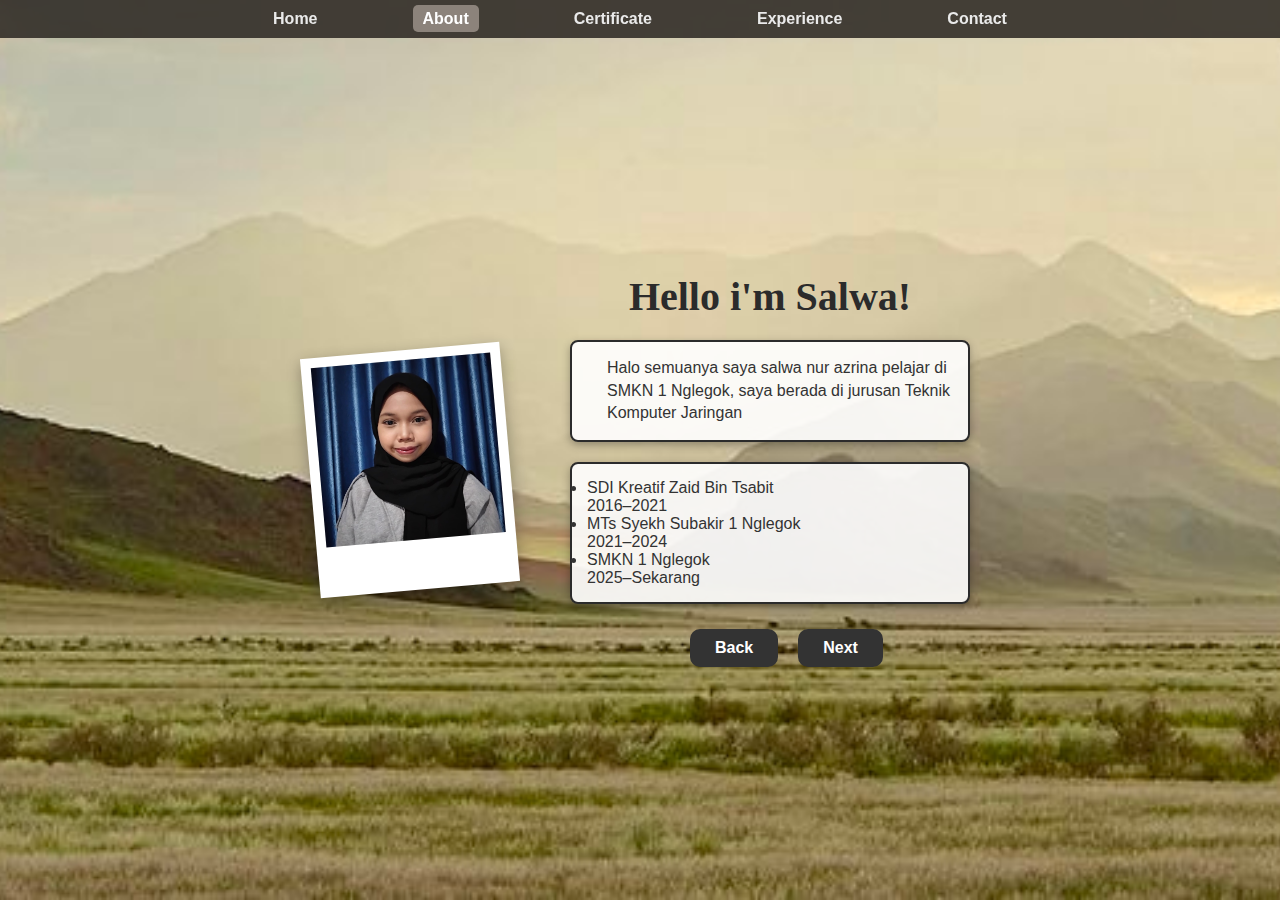
<file: about.html>
<!DOCTYPE html>
<html lang="id">
<head>
  <meta charset="UTF-8">
  <meta name="viewport" content="width=device-width, initial-scale=1.0">
  <title>About Me - Salwa Nur Azrina</title>
  <link rel="stylesheet" href="style.css">
</head>
<body>
  <nav class="navbar">
    <ul>
      <li><a href="home.html">Home</a></li>
      <li><a href="about.html" class="active">About</a></li>
      <li><a href="certificate.html">Certificate</a></li>
      <li><a href="experience.html">Experience</a></li>
      <li><a href="contact.html">Contact</a></li>
    </ul>
  </nav>

  <div class="content">
    <div class="photo-frame">
      <div class="photo"><img src="photo1.jpeg"></div>
    </div>

    <div class="about-section">
      <h1>Hello i'm Salwa!</h1>
      <div class="text-box">
        <p>
          Halo semuanya saya salwa nur azrina pelajar di SMKN 1 Nglegok,
          saya berada di jurusan Teknik Komputer Jaringan
        </p>
      </div>
    
    <div class="education-section">
      <div class="text-box">
      <ul>
        <li>SDI Kreatif Zaid Bin Tsabit <br><span>2016–2021</span></li>
        <li>MTs Syekh Subakir 1 Nglegok <br><span>2021–2024</span></li>
        <li>SMKN 1 Nglegok <br><span>2025–Sekarang</span></li>
      </ul>
    </div>

      <div class="buttons">
        <button id="backBtn">Back</button>
        <button id="nextBtn">Next</button>
      </div>
    </div>
  </div>

  <script src="script.js"></script>
</body>
</html>
</file>
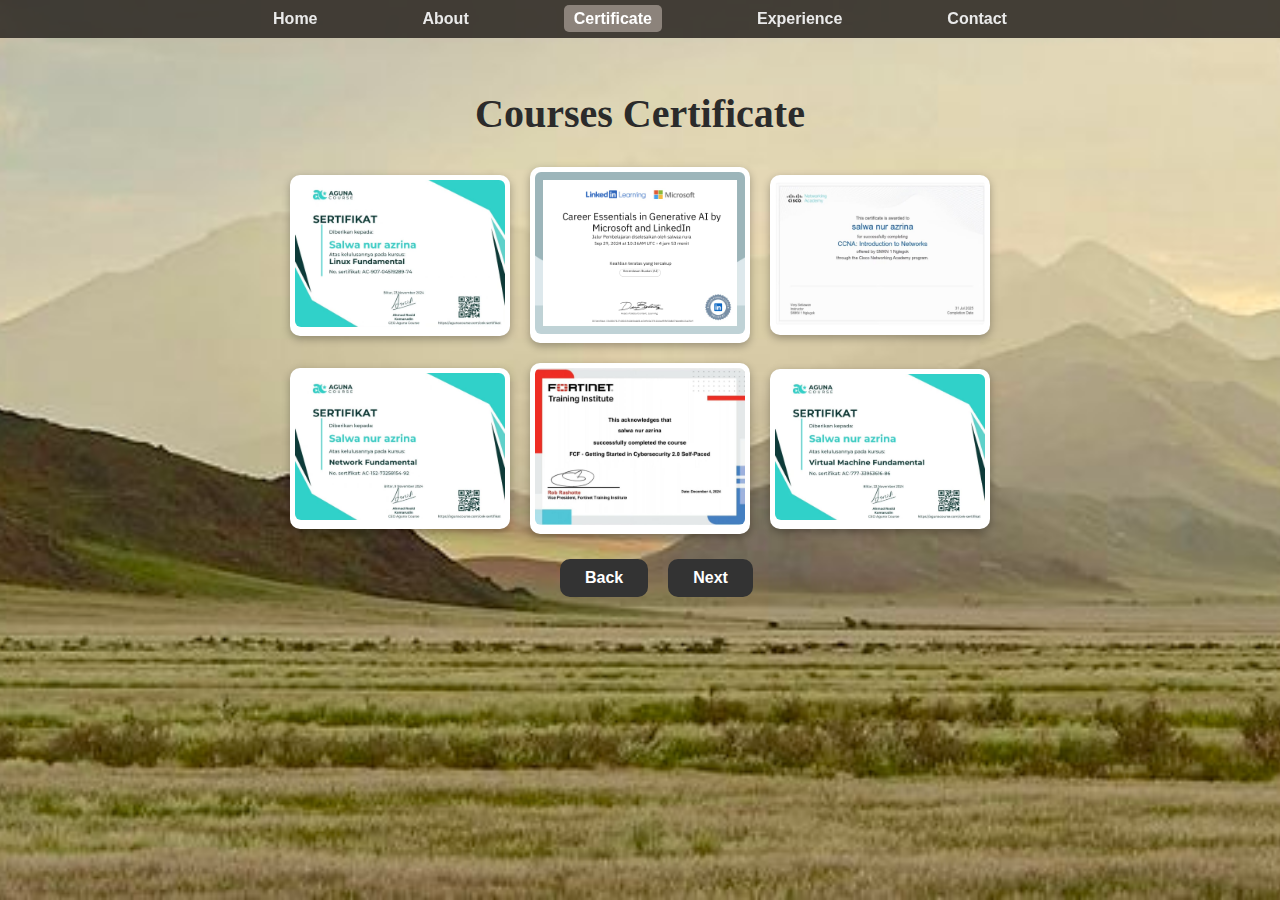
<file: certificate.html>
<!DOCTYPE html>
<html lang="id">
<head>
  <meta charset="UTF-8">
  <meta name="viewport" content="width=device-width, initial-scale=1.0">
  <title>Certificate - Salwa Nur Azrina</title>
  <link rel="stylesheet" href="style.css">
</head>
<body>
  <nav class="navbar">
    <ul>
      <li><a href="index.html">Home</a></li>
      <li><a href="about.html">About</a></li>
      <li><a href="certificate.html" class="active">Certificate</a></li>
      <li><a href="experience.html">Experience</a></li>
      <li><a href="contact.html">Contact</a></li>
    </ul>
  </nav>

  <div class="certificate-container">
    <h1>Courses Certificate</h1>
    <div class="cert-grid">
      <div class="cert-card"><img src="sertif2.jpg" alt="Sertifikat 1"></div>
      <div class="cert-card"><img src="sertif1.jpg" alt="Sertifikat 2"></div>
      <div class="cert-card"><img src="sertif7.jpeg" alt="Sertifikat 3"></div>
      <div class="cert-card"><img src="sertif4.jpg" alt="Sertifikat 4"></div>
      <div class="cert-card"><img src="sertif5.jpg" alt="Sertifikat 5"></div>
      <div class="cert-card"><img src="sertif3.jpg" alt="Sertifikat "></div>
    </div>

    <div class="buttons">
      <button id="backBtn">Back</button>
      <button id="nextBtn">Next</button>
    </div>
  </div>

  <script src="script.js"></script>
</body>
</html>
</file>
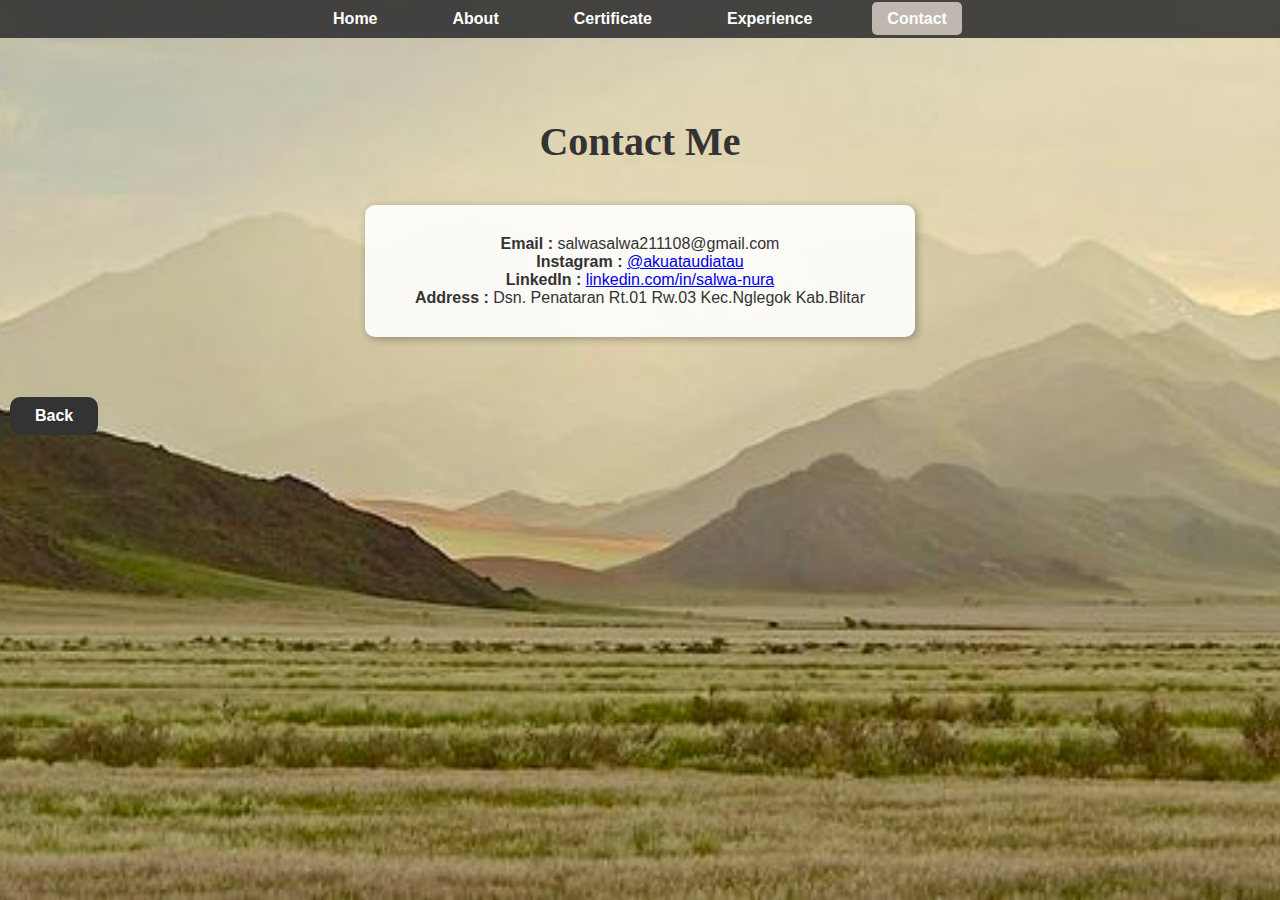
<file: contact.html>
<!DOCTYPE html>
<html lang="en">
<head>
    <meta charset="UTF-8">
    <meta name="viewport" content="width=device-width, initial-scale=1.0">
    <title>Contact Me</title>
    <link rel="stylesheet" href="style.css">
</head>
<body>
    <div class="container">
        <header>
            <nav>
                <ul>
                    <li><a href="index.html">Home</a></li>
                    <li><a href="about.html">About</a></li>
                    <li><a href="certificate.html">Certificate</a></li>
                    <li><a href="experience.html">Experience</a></li>
                    <li><a href="contact.html" class="active">Contact</a></li>
                </ul>
            </nav>
        </header>

        <main>
         <h1>Contact Me</h1>
            <div class="contact-box">
             <p><b>Email :</b> salwasalwa211108@gmail.com</p>
             <p><b>Instagram :</b> <a href="https://instagram.com/akuataudiatau" target="_blank">@akuataudiatau</a></p>
             <p><b>LinkedIn :</b> <a href="https://www.linkedin.com/in/salwa-nura" target="_blank">linkedin.com/in/salwa-nura</a></p>
             <p><b>Address :</b> Dsn. Penataran Rt.01 Rw.03 Kec.Nglegok Kab.Blitar</p>
            </div>
        </main>


            <div class="button-box">
                <button id="backBtn">Back</button>
            </div>
    </div>
    <script src="script.js"></script>
</body>
</html>
</file>
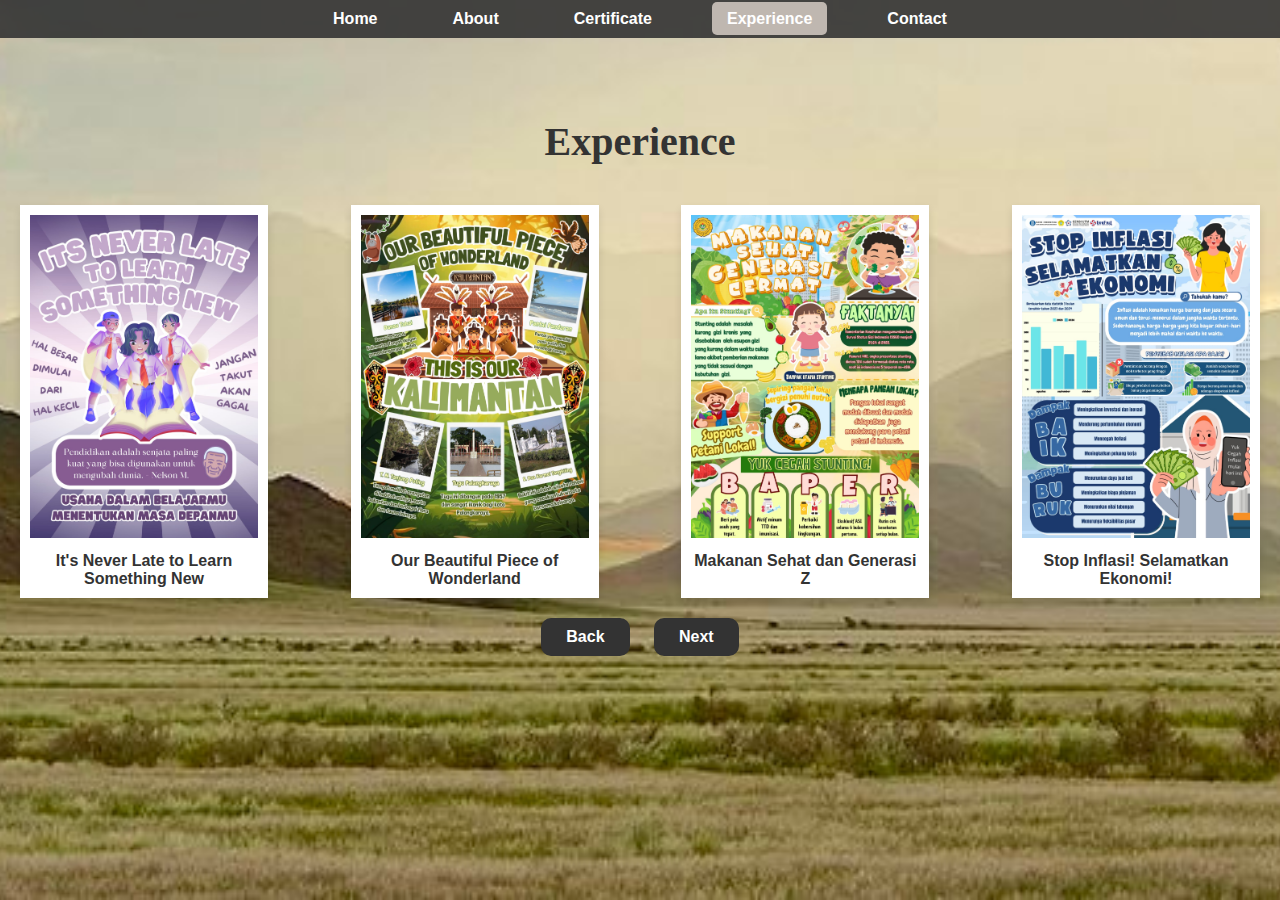
<file: experience.html>
<!DOCTYPE html>
<html lang="en">
<head>
    <meta charset="UTF-8">
    <meta name="viewport" content="width=device-width, initial-scale=1.0">
    <title>Experience</title>
    <link rel="stylesheet" href="style.css">
</head>
<body>
    <div class="container">
        <header>
            <nav>
                <ul>
                    <li><a href="index.html">Home</a></li>
                    <li><a href="about.html">About</a></li>
                    <li><a href="certificate.html">Certificate</a></li>
                    <li><a href="experience.html" class="active">Experience</a></li>
                    <li><a href="contact.html">Contact</a></li>
                </ul>
            </nav>
        </header>

        <main>
            <section class="experience">
                <h1>Experience</h1>
                <div class="card-container">
                    <div class="card">
                        <img src="post1.jpg" alt="Experience 1">
                        <p>It's Never Late to Learn Something New</p>
                    </div>
                    <div class="card">
                        <img src="post2.jpg" alt="Experience 2">
                        <p>Our Beautiful Piece of Wonderland</p>
                    </div>
                    <div class="card">
                        <img src="post3.jpg" alt="Experience 3">
                        <p>Makanan Sehat dan Generasi Z</p>
                    </div>
                    <div class="card">
                        <img src="post4.jpg" alt="Experience 4">
                        <p>Stop Inflasi! Selamatkan Ekonomi!</p>
                    </div>
                </div>
                <div class="navigation-buttons">
                    <button id="backBtn">Back</button>
                    <button id="nextBtn">Next</button>
                </div>
            </section>
        </main>
    </div>
    
    <script src="script.js"></script>
</body>
</html>
</file>
<file: style.css>
@import url('https://fonts.googleapis.com/css2?family=Creepster&family=Poetsen+One&display=swap');

body {
  margin: 0;
  padding: 0;
  overflow: hidden;
  background: url('bg1.jpg') center/cover no-repeat;
  height: 100vh;
  font-family: 'Poetsen One', sans-serif;
  color: #2b2b2b;
}

/* Navigasi */
.navbar {
  background: rgba(50, 45, 40, 0.9);
  padding: 10px 0;
  position: fixed;
  width: 100%;
  top: 0;
  text-align: center;
  z-index: 10;
}

.navbar ul {
  list-style: none;
  margin: 0;
  padding: 0;
}

.navbar li {
  display: inline-block;
  margin: 0 20px;
}

.navbar a {
  color: #eaeaea;
  text-decoration: none;
  font-size: 1em;
  transition: 0.3s;
  padding: 5px 10px;
  border-radius: 6px;
}

.navbar a:hover,
.navbar a.active {
  background: #8c837b;
  color: white;
}

/* Isi utama */
.content {
  display: flex;
  justify-content: center;
  align-items: center;
  height: 100vh;
  gap: 60px;
  padding-top: 40px;
  box-sizing: border-box;
}

/* Bingkai foto */
.photo-frame {
  width: 300px;
  height: 340px;
  background: white;
  padding: 10px;
  transform: rotate(-5deg);
  box-shadow: 0 5px 15px rgba(0,0,0,0.3);
}

.photo img {
  width: 100%;
  height: 180px;
  background-color: lightgray; 
}


/* Teks */
.text h1 {
  font-family: 'irish grover';
  font-size: 4em;
  color: #2b2b2b;
  margin: 0;
}

.text h2, .text h3 {
  font-family: 'irish grover';
  font-size: 2em;
  color: #2b2b2b;
  margin: 5px 0;
}

.text button {
  margin-top: 20px;
  background: white;
  color: black;
  font-weight: bold;
  border: none;
  border-radius: 20px;
  padding: 8px 20px;
  cursor: pointer;
  transition: 0.3s;
}

.text button:hover {
  background: #2b2b2b;
  color: white;
}

/* Responsif */
@media (max-width: 768px) {
  .content {
    flex-direction: column;
    gap: 30px;
  }
}

@import url('https://fonts.googleapis.com/css2?family=Creepster&family=Poetsen+One&display=swap');

body {
  margin: 0;
  padding: 0;
  overflow: hidden;
  background: url('download\ \(1\).jpg') center/cover no-repeat;
  height: 100vh;
  font-family: 'Poetsen One', sans-serif;
  color: #2b2b2b;
}

/* Navigasi */
.navbar {
  background: rgba(50, 45, 40, 0.9);
  padding: 10px 0;
  position: fixed;
  width: 100%;
  top: 0;
  text-align: center;
  z-index: 10;
}

.navbar ul {
  list-style: none;
  margin: 0;
  padding: 0;
}

.navbar li {
  display: inline-block;
  margin: 0 20px;
}

.navbar a {
  color: #eaeaea;
  text-decoration: none;
  font-size: 1em;
  transition: 0.3s;
  padding: 5px 10px;
  border-radius: 6px;
}

.navbar a:hover,
.navbar a.active {
  background: #8c837b;
  color: white;
}

/* Isi utama */
.content {
  display: flex;
  justify-content: center;
  align-items: center;
  height: 100vh;
  gap: 60px;
  padding-top: 40px;
  box-sizing: border-box;
}

/* Bingkai foto */
.photo-frame {
  width: 200px;
  height: 240px;
  background: white;
  padding: 10px;
  transform: rotate(-5deg);
  box-shadow: 0 5px 15px rgba(0,0,0,0.3);
}

.photo-img {
  width: 100%;
  height: 180px;
  background: lightgray;
}

/* About section */
.about-section {
  width: 400px;
}

.about-section h1 {
  font-family: 'irish grover';
  font-size: 2.5em;
  color: #2b2b2b;
  margin: 0 0 15px 0;
}

.text-box {
  background: rgba(255,255,255,0.9);
  padding: 15px;
  border-radius: 8px;
  border: 2px solid #2b2b2b;
  box-shadow: 0 3px 8px rgba(0,0,0,0.3);
  text-align: left;
  margin-bottom: 20px;
}

.text-box p {
  margin: 0;
  font-size: 1em;
  line-height: 1.4;
}

.text-box {
  background: rgba(255,255,255,0.9);
  padding: 15px;
  border-radius: 8px;
  border: 2px solid #2b2b2b;
  box-shadow: 0 3px 8px rgba(0,0,0,0.3);
  margin-top: 20px;
}

.text-box p {
  margin: 0;
  font-size: 1em;
  line-height: 1.4;
  padding-left: 20px;
}

.buttons {
  margin-top: 20px;
  display: flex;
  justify-content: space-between;
  width: 150px;
}

button {
  background: white;
  color: black;
  font-weight: bold;
  border: none;
  border-radius: 20px;
  padding: 8px 20px;
  cursor: pointer;
  transition: 0.3s;
}

button:hover {
  background: #2b2b2b;
  color: white;
}

/* Responsif */
@media (max-width: 768px) {
  .content {
    flex-direction: column;
    gap: 30px;
  }

  .about-section {
    width: 80%;
  }
}


@import url('https://fonts.googleapis.com/css2?family=Creepster&family=Poetsen+One&display=swap');

body {
  margin: 0;
  padding: 0;
  overflow: hidden;
  background: url('download.jpg') center/cover no-repeat;
  height: 100vh;
  font-family: 'Poetsen One', sans-serif;
  color: #2b2b2b;
}

/* Navigasi */
.navbar {
  background: rgba(50, 45, 40, 0.9);
  padding: 10px 0;
  position: fixed;
  width: 100%;
  top: 0;
  text-align: center;
  z-index: 10;
}

.navbar ul {
  list-style: none;
  margin: 0;
  padding: 0;
}

.navbar li {
  display: inline-block;
  margin: 0 20px;
}

.navbar a {
  color: #eaeaea;
  text-decoration: none;
  font-size: 1em;
  transition: 0.3s;
  padding: 5px 10px;
  border-radius: 6px;
}

.navbar a:hover,
.navbar a.active {
  background: #8c837b;
  color: white;
}

/* Halaman Certificate */
.certificate-container {
  text-align: center;
  padding-top: 90px;
}

.certificate-container h1 {
  font-family: 'irish grover' ;
  font-size: 2.5em;
  color: #2b2b2b;
  margin-bottom: 30px;
}

/* Grid sertifikat */
.cert-grid {
  display: grid;
  grid-template-columns: repeat(3, 220px);
  gap: 20px;
  justify-content: center;
  align-items: center;
  margin: 0 auto;
  width: 100%;
}

.cert-card {
  background: white;
  border-radius: 10px;
  padding: 5px;
  box-shadow: 0 3px 8px rgba(0,0,0,0.3);
  transition: transform 0.3s;
}

.cert-card img {
  width: 100%;
  border-radius: 6px;
}

.cert-card:hover {
  transform: scale(1.05);
}

/* Tombol navigasi */
.buttons {
  margin-top: 25px;
  display: flex;
  justify-content: space-between;
  width: 180px;
  margin-left: auto;
  margin-right: auto;
}

button {
  background: white;
  color: black;
  font-weight: bold;
  border: none;
  border-radius: 20px;
  padding: 8px 20px;
  cursor: pointer;
  transition: 0.3s;
}

button:hover {
  background: #2b2b2b;
  color: white;
}

/* Responsif */
@media (max-width: 900px) {
  .cert-grid {
    grid-template-columns: repeat(2, 180px);
    gap: 15px;
  }
}

@media (max-width: 600px) {
  .cert-grid {
    grid-template-columns: repeat(1, 250px);
  }
}

* {
    margin: 0;
    padding: 0;
    box-sizing: border-box;
}

body {
    font-family: Arial, sans-serif;
    background-color: #f4f4f9;
}

.container {
    width: 100%;
    margin: 0 auto;
    padding: 20px;
}

header {
    background-color: #333;
    color: white;
    padding: 10px 0;
    text-align: center;
}

nav ul {
    list-style: none;
    display: flex;
    justify-content: center;
    gap: 20px;
}

nav ul li {
    display: inline;
}

nav ul li a {
    text-decoration: none;
    color: white;
    padding: 10px;
}

nav ul li a.active {
    background-color: #ff6347;
    border-radius: 5px;
}

main {
    padding: 20px;
}

h1 {
    text-align: center;
    margin-bottom: 20px;
    font-size: 2rem;
}

.card-container {
    display: flex;
    justify-content: space-between;
    gap: 20px;
    flex-wrap: wrap;
}

.card {
    width: 23%;
    background-color: white;
    padding: 10px;
    box-shadow: 0 4px 8px rgba(0, 0, 0, 0.1);
    text-align: center;
}

.card img {
    width: 100%;
    height: auto;
    margin-bottom: 10px;
}

.card p {
    font-size: 1rem;
    color: #333;
    font-weight: bold;
}

.cert-card:hover {
  transform: scale(1.05);
}

.navigation-buttons {
    text-align: center;
    margin-top: 20px;
}

button {
    padding: 10px 20px;
    font-size: 1rem;
    background-color: #333;
    color: white;
    border: none;
    cursor: pointer;
    margin: 0 10px;
    border-radius: 5px;
}

button:hover {
    background-color: #ff6347;
}

* {
    margin: 0;
    padding: 0;
    box-sizing: border-box;
}

* {
    margin: 0;
    padding: 0;
    box-sizing: border-box;
}

body {
    font-family: Arial, sans-serif;
    background-color: #f4f4f9;
}

.container {
    width: 100%;
    margin: 0 auto;
    padding: 0px;
}

header {
    background-color: #333;
    color: white;
    padding: 10px 0;
    text-align: center;
}

nav ul {
    list-style: none;
    display: flex;
    justify-content: center;
    gap: 20px;
}

nav ul li {
    display: inline;
}

nav ul li a {
    text-decoration: none;
    color: white;
    padding: 10px;
}

nav ul li a.active {
    background-color: #ff6347;
    border-radius: 5px;
}

main {
    padding: 20px;
}

h1 {
    text-align: center;
    margin-bottom: 20px;
    font-size: 2rem;
}

.card-container {
    display: flex;
    justify-content: space-between;
    gap: 20px;
    flex-wrap: wrap;
}

.card {
    width: 20%;
    background-color: white;
    padding: 10px;
    box-shadow: 0 4px 8px rgba(0, 0, 0, 0.1);
    text-align: center;
}

.card img {
    width: 100%;
    height: auto;
    margin-bottom: 10px;
}

.card p {
    font-size: 1rem;
    color: #333;
    font-weight: bold;
}

.navigation-buttons {
    text-align: center;
    margin-top: 20px;
}

button {
    padding: 10px 20px;
    font-size: 1rem;
    background-color: #333;
    color: white;
    border: none;
    cursor: pointer;
    margin: 0 10px;
    border-radius: 5px;
}

button:hover {
    background-color: #ff6347;
}


body {
    font-family: 'Poppins', sans-serif;
    background-image: url('download.jpg'); /* ganti dengan gambar background kamu */
    background-size: cover;
    background-position: center;
    background-attachment: fixed;
    color: #333;
}

header {
    background-color: rgba(51, 51, 51, 0.9);
    padding: 10px 0;
}

nav ul {
    display: flex;
    justify-content: center;
    list-style: none;
    gap: 45px;
}

nav ul li a {
    text-decoration: none;
    color: white;
    font-weight: bold;
    padding: 8px 15px;
    border-radius: 8px;
    transition: background-color 0.3s;
}

nav ul li a:hover {
    background-color: #555;
}

nav ul li a.active {
    background-color: #bfb7b0;
    color: #ffffff;
}

main {
    text-align: center;
    margin-top: 60px;
}

h1 {
    font-size: 2.5rem;
    font-family: "Georgia", serif;
    margin-bottom: 40px;
}

.contact-box {
    display: inline-block;
    background-color: rgba(255, 255, 255, 0.9);
    padding: 30px 50px;
    border-radius: 10px;
    box-shadow: 2px 2px 8px rgba(0, 0, 0, 0.3);
}

table {
    font-size: 1.2rem;
    text-align: left;
    border-collapse: separate;
    border-spacing: 15px;
    text-align: left;
}

td:first-child {
    font-weight: bold;
    width: 100px;
}

.button-box {
    margin-top: 40px;
}

button {
    background-color: #333;
    border-radius: 10px;
    justify-content: center;
    padding: 10px 25px;
    font-size: 1rem;
    cursor: pointer;
    position: center;
    transition: all 0.3s ease;
}

button:hover {
    background-color: #ffffff;
    color: rgb(80, 72, 72);
}
</file>
